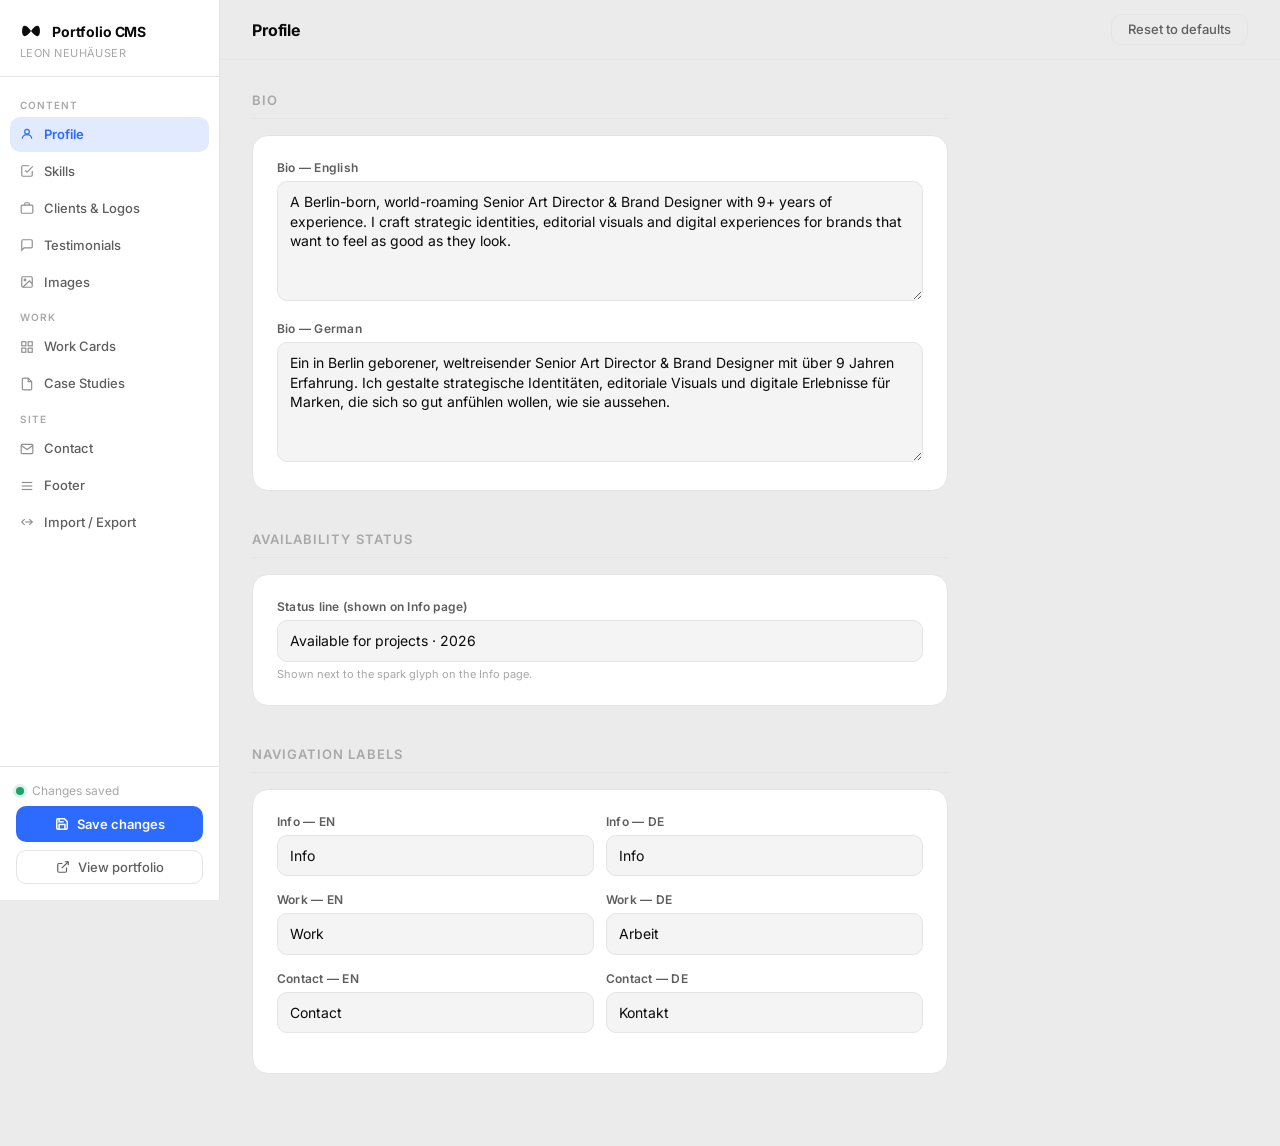
<file: admin.html>
<!DOCTYPE html>
<html lang="en">
<head>
<meta charset="UTF-8" />
<meta name="viewport" content="width=device-width, initial-scale=1.0" />
<title>CMS — Leon Neuhäuser Portfolio</title>
<link rel="preconnect" href="https://fonts.googleapis.com">
<link href="https://fonts.googleapis.com/css2?family=Inter:wght@400;500;600;700&display=swap" rel="stylesheet">
<style>
  *, *::before, *::after { box-sizing: border-box; }
  html, body { margin: 0; padding: 0; height: 100%; }

  :root {
    --bg:        #EBEBEB;
    --surface:   #FFFFFF;
    --surface-2: #F4F4F4;
    --ink:       #0A0A0A;
    --ink-2:     #5E5E5E;
    --ink-3:     #A8A8A8;
    --line:      #E4E4E4;
    --accent:    #2D6BFF;
    --accent-soft: #E2EAFF;
    --r:         16px;
    --font: 'Inter', system-ui, -apple-system, sans-serif;
    --success: #19A36B;
    --danger: #E53935;
  }

  body {
    background: var(--bg);
    font-family: var(--font);
    color: var(--ink);
    -webkit-font-smoothing: antialiased;
    display: flex;
    min-height: 100vh;
  }

  /* ── Sidebar ── */
  .sidebar {
    width: 220px;
    min-height: 100vh;
    background: var(--surface);
    border-right: 1px solid var(--line);
    display: flex;
    flex-direction: column;
    position: fixed;
    top: 0; left: 0; bottom: 0;
    z-index: 10;
  }
  .sidebar-head {
    padding: 20px 20px 16px;
    border-bottom: 1px solid var(--line);
  }
  .sidebar-logo {
    display: flex; align-items: center; gap: 10px;
    font-weight: 700; font-size: 14px; letter-spacing: -0.01em;
  }
  .sidebar-logo svg { flex-shrink: 0; }
  .sidebar-sub { font-size: 11px; color: var(--ink-3); margin-top: 4px; letter-spacing: 0.04em; text-transform: uppercase; }
  .sidebar-nav { flex: 1; padding: 12px 10px; display: flex; flex-direction: column; gap: 2px; overflow-y: auto; }
  .nav-group-label {
    font-size: 10px; font-weight: 600; letter-spacing: 0.1em; text-transform: uppercase;
    color: var(--ink-3); padding: 10px 10px 4px;
  }
  .nav-btn {
    display: flex; align-items: center; gap: 10px;
    width: 100%; padding: 9px 10px; border: none; border-radius: 10px;
    background: transparent; color: var(--ink-2); font: 500 13px/1.3 var(--font);
    cursor: pointer; text-align: left; transition: background 120ms, color 120ms;
  }
  .nav-btn:hover { background: var(--surface-2); color: var(--ink); }
  .nav-btn.active { background: var(--accent-soft); color: var(--accent); font-weight: 600; }
  .nav-btn svg { flex-shrink: 0; opacity: 0.7; }
  .nav-btn.active svg { opacity: 1; }
  .sidebar-footer {
    padding: 16px;
    border-top: 1px solid var(--line);
    display: flex; flex-direction: column; gap: 8px;
  }
  .btn-primary {
    display: flex; align-items: center; justify-content: center; gap: 8px;
    width: 100%; padding: 11px 16px; border: none; border-radius: 10px;
    background: var(--accent); color: #fff; font: 600 13px/1 var(--font);
    cursor: pointer; transition: background 120ms;
  }
  .btn-primary:hover { background: #1A52E0; }
  .btn-secondary {
    display: flex; align-items: center; justify-content: center; gap: 8px;
    width: 100%; padding: 9px 16px; border: 1px solid var(--line); border-radius: 10px;
    background: transparent; color: var(--ink-2); font: 500 13px/1 var(--font);
    cursor: pointer; transition: background 120ms;
    text-decoration: none;
  }
  .btn-secondary:hover { background: var(--surface-2); color: var(--ink); }

  /* ── Main content area ── */
  .main {
    margin-left: 220px;
    flex: 1;
    min-height: 100vh;
    display: flex;
    flex-direction: column;
  }
  .topbar {
    position: sticky; top: 0; z-index: 5;
    background: rgba(235,235,235,0.88);
    backdrop-filter: blur(12px);
    -webkit-backdrop-filter: blur(12px);
    border-bottom: 1px solid var(--line);
    padding: 14px 32px;
    display: flex; align-items: center; justify-content: space-between; gap: 16px;
  }
  .topbar-title { font-size: 16px; font-weight: 700; letter-spacing: -0.01em; }
  .topbar-actions { display: flex; align-items: center; gap: 10px; }
  .toast {
    position: fixed; bottom: 24px; left: 50%; transform: translateX(-50%);
    background: var(--ink); color: #fff; font: 500 13px/1 var(--font);
    padding: 12px 20px; border-radius: 10px;
    box-shadow: 0 4px 20px rgba(0,0,0,0.2);
    z-index: 1000; pointer-events: none;
    opacity: 0; transition: opacity 200ms;
  }
  .toast.visible { opacity: 1; }

  .content { padding: 32px; max-width: 760px; }

  /* ── Form elements ── */
  .section { margin-bottom: 40px; }
  .section-title {
    font-size: 13px; font-weight: 600; letter-spacing: 0.08em; text-transform: uppercase;
    color: var(--ink-3); margin-bottom: 16px; padding-bottom: 10px;
    border-bottom: 1px solid var(--line);
  }
  .card {
    background: var(--surface); border-radius: var(--r);
    border: 1px solid var(--line); padding: 24px;
    margin-bottom: 12px;
  }
  .card-title {
    font-size: 14px; font-weight: 600; margin-bottom: 16px; color: var(--ink);
  }
  .field { margin-bottom: 16px; }
  .field:last-child { margin-bottom: 0; }
  .field-label {
    display: block; font-size: 12px; font-weight: 600;
    color: var(--ink-2); margin-bottom: 6px; letter-spacing: 0.02em;
  }
  .field-row { display: grid; grid-template-columns: 1fr 1fr; gap: 12px; }
  input[type="text"], input[type="url"], input[type="email"], textarea, select {
    width: 100%; padding: 10px 12px;
    border: 1px solid var(--line); border-radius: 10px;
    background: var(--surface-2); color: var(--ink);
    font: 400 14px/1.4 var(--font);
    outline: none; transition: border-color 120ms;
    resize: vertical;
    appearance: none;
  }
  input[type="text"]:focus, input[type="url"]:focus, input[type="email"]:focus,
  textarea:focus, select:focus {
    border-color: var(--accent); background: #fff;
  }
  textarea { min-height: 80px; }
  textarea.tall { min-height: 120px; }
  .hint { font-size: 11px; color: var(--ink-3); margin-top: 5px; }

  /* ── Tag / chip inputs ── */
  .tags-input {
    display: flex; flex-wrap: wrap; gap: 6px;
    padding: 8px; border: 1px solid var(--line); border-radius: 10px;
    background: var(--surface-2); min-height: 44px; cursor: text;
    transition: border-color 120ms;
  }
  .tags-input:focus-within { border-color: var(--accent); background: #fff; }
  .tag-chip {
    display: inline-flex; align-items: center; gap: 6px;
    padding: 4px 10px; border-radius: 999px;
    background: var(--accent-soft); color: var(--accent);
    font: 500 12px/1 var(--font); white-space: nowrap;
  }
  .tag-chip button {
    border: none; background: none; color: inherit; cursor: pointer;
    padding: 0; font-size: 14px; line-height: 1; opacity: 0.7;
  }
  .tag-chip button:hover { opacity: 1; }
  .tags-input input {
    border: none; background: transparent; outline: none; padding: 4px 4px;
    font: 400 13px/1 var(--font); color: var(--ink); min-width: 80px; flex: 1;
  }

  /* ── Logo list ── */
  .logo-row {
    display: grid; grid-template-columns: 1fr 2fr auto; gap: 8px;
    align-items: center; margin-bottom: 8px;
  }
  .logo-row:last-child { margin-bottom: 0; }
  .btn-icon {
    display: flex; align-items: center; justify-content: center;
    width: 34px; height: 34px; border: 1px solid var(--line); border-radius: 8px;
    background: transparent; color: var(--ink-3); cursor: pointer; flex-shrink: 0;
    transition: background 120ms, color 120ms;
  }
  .btn-icon:hover { background: var(--surface-2); color: var(--danger); }
  .btn-add {
    display: flex; align-items: center; gap: 8px;
    padding: 8px 12px; border: 1px dashed var(--line); border-radius: 10px;
    background: transparent; color: var(--ink-3); font: 500 13px/1 var(--font);
    cursor: pointer; width: 100%; transition: border-color 120ms, color 120ms;
    margin-top: 8px;
  }
  .btn-add:hover { border-color: var(--accent); color: var(--accent); }

  /* ── Testimonials / List items ── */
  .list-item {
    background: var(--surface-2); border-radius: 12px; padding: 16px;
    margin-bottom: 10px; position: relative;
  }
  .list-item-head {
    display: flex; align-items: center; justify-content: space-between;
    margin-bottom: 12px;
  }
  .list-item-label { font-size: 13px; font-weight: 600; color: var(--ink); }
  .list-item-actions { display: flex; gap: 6px; }

  /* ── Case study nested editor ── */
  .approach-group { background: var(--bg); border-radius: 10px; padding: 14px; margin-bottom: 8px; }
  .approach-group-head { display: flex; align-items: center; gap: 8px; margin-bottom: 10px; }
  .bullet-row { display: flex; align-items: center; gap: 8px; margin-bottom: 6px; }
  .bullet-row input { flex: 1; }

  /* ── Tabs within case editor ── */
  .case-tabs { display: flex; gap: 4px; margin-bottom: 20px; flex-wrap: wrap; }
  .case-tab {
    padding: 7px 14px; border: 1px solid var(--line); border-radius: 999px;
    background: transparent; color: var(--ink-2); font: 500 12px/1 var(--font);
    cursor: pointer; transition: all 120ms; white-space: nowrap;
  }
  .case-tab.active { background: var(--ink); color: #fff; border-color: var(--ink); }

  /* ── Image upload cards ── */
  .img-grid {
    display: grid; grid-template-columns: repeat(auto-fill, minmax(200px, 1fr));
    gap: 14px;
  }
  .img-card {
    background: var(--surface); border: 1px solid var(--line);
    border-radius: var(--r); overflow: hidden;
    display: flex; flex-direction: column;
  }
  .img-preview {
    width: 100%; aspect-ratio: 1 / 1; object-fit: cover;
    background: var(--surface-2); display: block;
  }
  .img-preview.portrait { aspect-ratio: 2 / 3; object-fit: cover; }
  .img-preview.wide     { aspect-ratio: 16 / 9; }
  .img-preview.tall     { aspect-ratio: 4 / 5; }
  .img-placeholder {
    width: 100%; aspect-ratio: 1 / 1; background: var(--surface-2);
    display: flex; flex-direction: column; align-items: center; justify-content: center;
    gap: 8px; color: var(--ink-3); font-size: 12px;
    cursor: pointer; transition: background 120ms;
  }
  .img-placeholder.portrait { aspect-ratio: 2 / 3; }
  .img-placeholder.wide     { aspect-ratio: 16 / 9; }
  .img-placeholder.tall     { aspect-ratio: 4 / 5; }
  .img-placeholder:hover    { background: var(--accent-soft); color: var(--accent); }
  .img-card-footer {
    padding: 10px 12px; display: flex; align-items: center;
    justify-content: space-between; gap: 8px; border-top: 1px solid var(--line);
  }
  .img-card-label { font-size: 12px; font-weight: 600; color: var(--ink); }
  .img-card-sub   { font-size: 11px; color: var(--ink-3); margin-top: 2px; }
  .img-drop-overlay {
    position: absolute; inset: 0; background: rgba(45,107,255,0.12);
    border: 2px dashed var(--accent); border-radius: var(--r);
    display: none; align-items: center; justify-content: center;
    font-size: 13px; font-weight: 600; color: var(--accent);
  }
  .img-drop-overlay.active { display: flex; }

  /* ── Import/Export area ── */
  .import-area {
    border: 2px dashed var(--line); border-radius: var(--r); padding: 32px 24px;
    text-align: center; cursor: pointer; transition: border-color 120ms, background 120ms;
  }
  .import-area:hover, .import-area.drag-over {
    border-color: var(--accent); background: var(--accent-soft);
  }
  .import-area p { margin: 8px 0 0; font-size: 13px; color: var(--ink-2); }

  /* ── Status indicator ── */
  .status-dot {
    width: 8px; height: 8px; border-radius: 50%;
    background: var(--success); flex-shrink: 0;
    box-shadow: 0 0 0 3px rgba(25,163,107,0.15);
  }
  .status-row { display: flex; align-items: center; gap: 8px; font-size: 12px; color: var(--ink-3); }

  /* ── Responsive hide ── */
  @media (max-width: 680px) {
    .sidebar { display: none; }
    .main { margin-left: 0; }
    .content { padding: 20px; }
  }
</style>
</head>
<body>

<!-- ═══════════════════════════════════════════════════════
     SIDEBAR
═══════════════════════════════════════════════════════ -->
<aside class="sidebar">
  <div class="sidebar-head">
    <div class="sidebar-logo">
      <svg width="22" height="22" viewBox="0 0 32 32" fill="none">
        <path d="M16 16 C 9 6, 3 6, 3 16 C 3 26, 9 26, 16 16 Z" fill="currentColor"/>
        <path d="M16 16 C 23 6, 29 6, 29 16 C 29 26, 23 26, 16 16 Z" fill="currentColor"/>
      </svg>
      Portfolio CMS
    </div>
    <div class="sidebar-sub">Leon Neuhäuser</div>
  </div>

  <nav class="sidebar-nav">
    <div class="nav-group-label">Content</div>
    <button class="nav-btn active" data-section="profile" onclick="showSection('profile')">
      <svg width="14" height="14" viewBox="0 0 24 24" fill="none" stroke="currentColor" stroke-width="2"><circle cx="12" cy="8" r="4"/><path d="M4 20c0-4 3.6-7 8-7s8 3 8 7"/></svg>
      Profile
    </button>
    <button class="nav-btn" data-section="skills" onclick="showSection('skills')">
      <svg width="14" height="14" viewBox="0 0 24 24" fill="none" stroke="currentColor" stroke-width="2"><path d="M9 11l3 3L22 4"/><path d="M21 12v7a2 2 0 01-2 2H5a2 2 0 01-2-2V5a2 2 0 012-2h11"/></svg>
      Skills
    </button>
    <button class="nav-btn" data-section="clients" onclick="showSection('clients')">
      <svg width="14" height="14" viewBox="0 0 24 24" fill="none" stroke="currentColor" stroke-width="2"><rect x="2" y="7" width="20" height="14" rx="2"/><path d="M16 7V5a2 2 0 00-2-2h-4a2 2 0 00-2 2v2"/></svg>
      Clients & Logos
    </button>
    <button class="nav-btn" data-section="testimonials" onclick="showSection('testimonials')">
      <svg width="14" height="14" viewBox="0 0 24 24" fill="none" stroke="currentColor" stroke-width="2"><path d="M21 15a2 2 0 01-2 2H7l-4 4V5a2 2 0 012-2h14a2 2 0 012 2z"/></svg>
      Testimonials
    </button>

    <button class="nav-btn" data-section="images" onclick="showSection('images')">
      <svg width="14" height="14" viewBox="0 0 24 24" fill="none" stroke="currentColor" stroke-width="2"><rect x="3" y="3" width="18" height="18" rx="2"/><circle cx="8.5" cy="8.5" r="1.5"/><path d="m21 15-5-5L5 21"/></svg>
      Images
    </button>

    <div class="nav-group-label">Work</div>
    <button class="nav-btn" data-section="work-cards" onclick="showSection('work-cards')">
      <svg width="14" height="14" viewBox="0 0 24 24" fill="none" stroke="currentColor" stroke-width="2"><rect x="3" y="3" width="7" height="7"/><rect x="14" y="3" width="7" height="7"/><rect x="3" y="14" width="7" height="7"/><rect x="14" y="14" width="7" height="7"/></svg>
      Work Cards
    </button>
    <button class="nav-btn" data-section="cases" onclick="showSection('cases')">
      <svg width="14" height="14" viewBox="0 0 24 24" fill="none" stroke="currentColor" stroke-width="2"><path d="M14 2H6a2 2 0 00-2 2v16a2 2 0 002 2h12a2 2 0 002-2V8z"/><polyline points="14 2 14 8 20 8"/></svg>
      Case Studies
    </button>

    <div class="nav-group-label">Site</div>
    <button class="nav-btn" data-section="contact" onclick="showSection('contact')">
      <svg width="14" height="14" viewBox="0 0 24 24" fill="none" stroke="currentColor" stroke-width="2"><path d="M4 4h16c1.1 0 2 .9 2 2v12c0 1.1-.9 2-2 2H4c-1.1 0-2-.9-2-2V6c0-1.1.9-2 2-2z"/><polyline points="22,6 12,13 2,6"/></svg>
      Contact
    </button>
    <button class="nav-btn" data-section="footer" onclick="showSection('footer')">
      <svg width="14" height="14" viewBox="0 0 24 24" fill="none" stroke="currentColor" stroke-width="2"><line x1="3" y1="12" x2="21" y2="12"/><line x1="3" y1="6" x2="21" y2="6"/><line x1="3" y1="18" x2="21" y2="18"/></svg>
      Footer
    </button>
    <button class="nav-btn" data-section="import-export" onclick="showSection('import-export')">
      <svg width="14" height="14" viewBox="0 0 24 24" fill="none" stroke="currentColor" stroke-width="2"><polyline points="16 17 21 12 16 7"/><line x1="21" y1="12" x2="9" y2="12"/><polyline points="8 7 3 12 8 17"/></svg>
      Import / Export
    </button>
  </nav>

  <div class="sidebar-footer">
    <div class="status-row">
      <span class="status-dot" id="status-dot"></span>
      <span id="status-text">Changes saved</span>
    </div>
    <button class="btn-primary" onclick="saveAll()">
      <svg width="14" height="14" viewBox="0 0 24 24" fill="none" stroke="currentColor" stroke-width="2.5"><path d="M19 21H5a2 2 0 01-2-2V5a2 2 0 012-2h11l5 5v11a2 2 0 01-2 2z"/><polyline points="17 21 17 13 7 13 7 21"/><polyline points="7 3 7 8 15 8"/></svg>
      Save changes
    </button>
    <a class="btn-secondary" href="index.html" target="_blank">
      <svg width="14" height="14" viewBox="0 0 24 24" fill="none" stroke="currentColor" stroke-width="2"><path d="M18 13v6a2 2 0 01-2 2H5a2 2 0 01-2-2V8a2 2 0 012-2h6"/><polyline points="15 3 21 3 21 9"/><line x1="10" y1="14" x2="21" y2="3"/></svg>
      View portfolio
    </a>
  </div>
</aside>

<!-- ═══════════════════════════════════════════════════════
     MAIN
═══════════════════════════════════════════════════════ -->
<div class="main">
  <div class="topbar">
    <div class="topbar-title" id="topbar-title">Profile</div>
    <div class="topbar-actions">
      <button class="btn-secondary" style="width:auto;padding:8px 16px" onclick="resetToDefaults()" title="Reset all content to defaults">Reset to defaults</button>
    </div>
  </div>

  <div class="content" id="content-area">
    <!-- sections rendered by JS -->
  </div>
</div>

<div class="toast" id="toast"></div>

<script>
/* ════════════════════════════════════════════════════════
   STATE
════════════════════════════════════════════════════════ */
const STORAGE_KEY  = 'leon_portfolio_content';
const CASES_KEY    = 'leon_portfolio_cases';
const SECTION_TITLES = {
  profile: 'Profile', skills: 'Skills', clients: 'Clients & Logos',
  testimonials: 'Testimonials', images: 'Images',
  'work-cards': 'Work Cards', cases: 'Case Studies',
  contact: 'Contact', footer: 'Footer',
  'import-export': 'Import / Export',
};

let data = loadData();
let currentSection = 'profile';

function loadData() {
  try {
    const raw = localStorage.getItem(STORAGE_KEY);
    if (raw) return JSON.parse(raw);
  } catch(e) {}
  return getDefaults();
}

function getDefaults() {
  return {
    brand: { handle: "@leon", domain: "amezen-artworks.com" },
    nav: {
      EN: { info: "Info", work: "Work", contact: "Contact" },
      DE: { info: "Info", work: "Arbeit", contact: "Kontakt" }
    },
    info: {
      bio: {
        EN: "A Berlin-born, world-roaming Senior Art Director & Brand Designer with 9+ years of experience. I craft strategic identities, editorial visuals and digital experiences for brands that want to feel as good as they look.",
        DE: "Ein in Berlin geborener, weltreisender Senior Art Director & Brand Designer mit über 9 Jahren Erfahrung. Ich gestalte strategische Identitäten, editoriale Visuals und digitale Erlebnisse für Marken, die sich so gut anfühlen wollen, wie sie aussehen."
      },
      skills: ["Brand Identity","Web Design","Art Direction","Brand Strategy","Coaching","Webflow","Adobe CC"],
      clients: ["Ottokar","Maitiri Kakao","Joe Trenk","Caretable","neuweiss","Oakstone Hills"],
      clientLogos: [
        {name:"Maitiri Kakao",src:"https://cdn.prod.website-files.com/6907c8b3016fe09d35b2c028/69204b4a338d8b59f4724296_Maitiri.svg"},
        {name:"Ottokar",src:"https://cdn.prod.website-files.com/6907c8b3016fe09d35b2c028/690fcc5580636dddc01f62c2_Ottokar_Logo.svg"},
        {name:"Coco",src:"https://cdn.prod.website-files.com/6907c8b3016fe09d35b2c028/690fcc55464ab03718fc55b5_Coco_Logo.svg"},
        {name:"Joe Trenk",src:"https://cdn.prod.website-files.com/6907c8b3016fe09d35b2c028/691258c468928df48c5617c8_Joe-Trenk-fullname_vector.svg"},
        {name:"Caretable",src:"https://cdn.prod.website-files.com/6907c8b3016fe09d35b2c028/690fcd715e4ecda9ee76fb6e_Caretable_Logo.svg"},
        {name:"neuweiss",src:"https://cdn.prod.website-files.com/6907c8b3016fe09d35b2c028/691f810fc31be0cf8f322949_neuweiss.svg"}
      ],
      featured: ["oakstone","maitiri"],
      testimonials: [
        {name:"Clara Mendes",role:"Founder, Oakstone Hills",quote:{EN:"Leon understood our brand before we could explain it. The site feels exactly like the place does in person.",DE:"Leon hat unsere Marke verstanden, bevor wir sie erklären konnten. Die Seite fühlt sich genau so an wie der Ort selbst."}},
        {name:"Anika Roth",role:"Maitiri Kakao",quote:{EN:"Calm, clear and genuinely fun to work with. Our feed finally looks the way the cacao tastes.",DE:"Ruhig, klar und wirklich schön in der Zusammenarbeit. Unser Feed sieht endlich so aus, wie der Kakao schmeckt."}},
        {name:"Joe Trenk",role:"Leben Lehrt",quote:{EN:"He built my website twice without ever making me feel like a problem. Rare, and very Leon.",DE:"Er hat meine Website zweimal gebaut, ohne mir je das Gefühl zu geben, ein Problem zu sein. Selten, und sehr Leon."}}
      ]
    },
    work: {
      cases: [
        {id:"oakstone",title:"Oakstone Hills",year:"2025",tags:["Brand Identity","Web Design"],desc:{EN:"Complete brand system and Webflow site for a premium real estate developer.",DE:"Komplettes Markensystem und Webflow-Website für einen Premium-Immobilienentwickler."},tone:"moody"},
        {id:"maitiri",title:"Maitiri Kakao",year:"2024",tags:["Social Media","Graphic Design"],desc:{EN:"Two months of social media management, content creation and brand graphics for a ceremonial cacao brand.",DE:"Zwei Monate Social-Media-Management, Content-Produktion und Markengrafik für eine zeremonielle Kakao-Marke."},tone:"earthy"},
        {id:"joetrenk",title:"Joe Trenk / Leben Lehrt",year:"2023",tags:["Web Design","Brand"],desc:{EN:"Website design and development for a German life coach — built twice, loved both times.",DE:"Webdesign und Entwicklung für einen deutschen Life-Coach — zweimal gebaut, beide Male geliebt."},tone:"portrait"},
        {id:"neuweiss",title:"neuweiss",year:"2024",tags:["Brand Identity"],desc:{EN:"Visual identity system for a modern interior and real estate brand.",DE:"Visuelles Identitätssystem für eine moderne Interior- und Immobilienmarke."},tone:"architectural"}
      ],
      note:{EN:"Most of my work is under NDA. If you'd like to see more — let's talk.",DE:"Der Großteil meiner Arbeit unterliegt einer NDA. Wenn du mehr sehen möchtest — lass uns reden."},
      cta:{EN:"Book a Call",DE:"Termin buchen"}
    },
    contact: {
      headline:{EN:"Let's create something real.",DE:"Lass uns etwas Echtes erschaffen."},
      sub:{EN:"Whether it's a brand, a website or a conversation — I'm just a message away.",DE:"Ob Marke, Website oder Gespräch — ich bin nur eine Nachricht entfernt."},
      email:"amezen.artworks@gmail.com",
      booking:{label:{EN:"Book a free call",DE:"Kostenloses Gespräch buchen"},href:"https://cal.com/amezen.artworks",display:"cal.com/amezen.artworks"},
      location:{EN:"Currently based in Bali, Indonesia — working globally",DE:"Derzeit auf Bali, Indonesien — weltweit tätig"},
      socials:[{label:"Instagram",handle:"@leonslifelearnings",href:"https://instagram.com/leonslifelearnings"},{label:"LinkedIn",handle:"Leon",href:"#"}]
    },
    ui: {
      selectedWork:{EN:"Selected work",DE:"Ausgewählte Arbeiten"},
      seeAll:{EN:"See all work",DE:"Alle Arbeiten"},
      kindWords:{EN:"Kind words",DE:"Schöne Worte"},
      viewCase:{EN:"View case study",DE:"Case Study ansehen"}
    },
    footer: {
      tagline:{EN:"Let's keep in touch",DE:"Bleiben wir in Kontakt"},
      instagram:{label:"Instagram",handle:"@leonslifelearnings",href:"https://instagram.com/leonslifelearnings"},
      email:{label:"Email",value:"amezen.artworks@gmail.com"},
      rights:{EN:"All rights reserved",DE:"Alle Rechte vorbehalten"},
      brand:"Âmezen Artworks"
    },
    cases: getDefaultCases()
  };
}

function getDefaultCases() {
  return {
    oakstone:{id:"oakstone",title:"Oakstone Hills",tagline:"Movement for body & mind — a retreat website experience.",year:"2025",client:"Oakstone Hills",tone:"moody",tags:["Brand Identity","Web Design"],services:["Visual Art Direction","Concept & Strategy","Web Design","Webflow Development","Project Management"],background:"Oakstone Hills is an exclusive retreat destination in the hills of Portugal — a space for yoga, functional training and conscious regeneration, embedded in a nature immersion. The goal was to translate the essence of the place into a digital experience: warm, grounded and nature-driven, and at the same time premium, minimal and modern.",challenge:{intro:"The key challenge was capturing the emotional core of Oakstone Hills and turning it into a high-converting digital environment:",items:["Translating the founder's vision into an authentic brand tone","Creating a powerful storytelling and visual flow","Choosing and implementing the ideal booking platform","Aligning multiple creative disciplines — copy, photography, brand design","Designing a smooth, intuitive booking process"]},approach:[{group:"Brand & positioning strategy",items:["Market & trend research","Competitor audit & benchmarking","Customer personas & journey mapping"]},{group:"Content & structure strategy",items:["Sitemap & conversion-focused wireframes","Messaging guidance & brand tone refinement","Clear and intuitive content flow","Call-to-action placement & booking orientation"]},{group:"Visual art direction",items:["Warm, nature-inspired palette","Photography direction: bright, authentic, human-centered","Organic shapes, calm spacing, refined typography","Visual storytelling grounded in nature and movement"]},{group:"Web design & development",items:["Custom Webflow build","Smooth animations & micro-interactions","Fully responsive mobile experience","Accessible navigation & clear conversion paths"]},{group:"Booking system implementation",items:["Evaluation & testing of multiple platforms","Final integration of Bookinglayer","UX planning for the booking flow","Technical configuration & launch support"]}],result:{intro:"A calm yet compelling digital brand experience that evokes trust, inspires action, and brings guests into the world of Oakstone Hills.",outcomes:["A strong, cohesive brand identity","High-quality visual presence aligned with the retreat experience","Intuitive navigation and booking journey","Increased visitor engagement & booking confidence","Positive client & guest feedback post-launch"],closing:"The website connects nature, movement and stillness with a modern, premium digital touch — making retreat booking seamless, inviting and emotionally resonant."}},
    maitiri:{id:"maitiri",title:"Maitiri Kakao",tagline:"Ceremonial cacao, shared with the world — a two-month social story.",year:"2024",client:"Maitiri Kakao",tone:"earthy",tags:["Social Media","Graphic Design"],services:["Social Media Strategy","Content Creation","Brand Graphics","Art Direction","Community Management"],background:"Maitiri Kakao is a ceremonial cacao brand rooted in ritual, warmth and intention. They make a product people drink slowly — but their social presence felt rushed and inconsistent. They wanted a feed that carried the same calm, grounded warmth as the cacao itself, and a system they could keep running after I stepped away.",challenge:{intro:"The brief was less about a single launch and more about building a living, breathing voice on social — in just two months:",items:["Finding a visual rhythm that felt ceremonial, not commercial","Producing enough content to stay consistent without burning out","Translating a slow, sensory product into scroll-stopping graphics","Handing over a system the team could maintain themselves"]},approach:[{group:"Strategy & rhythm",items:["Content pillars rooted in ritual, sourcing and community","Posting cadence & weekly themes","Tone of voice tuned to warmth over hype"]},{group:"Content creation",items:["Recurring graphic templates for quotes and rituals","Product and lifestyle art direction","Short-form motion and carousels","Caption writing in the brand voice"]},{group:"Brand graphics",items:["Earthy palette and textured backgrounds","Custom type treatments and marks","A reusable asset kit for the team"]},{group:"Handover",items:["Editable templates and usage notes","A simple monthly content plan","Light coaching on keeping the look consistent"]}],result:{intro:"A social presence that finally looked the way the cacao tastes — warm, slow and intentional — and a system the team could run on their own.",outcomes:["A consistent, recognisable visual language","Higher engagement and saves across posts","A reusable template kit handed to the team","A calmer, more confident posting routine"],closing:"Two months of focused, hands-on work left Maitiri with more than nice graphics — it left them with a way of showing up that feels true to the ritual at the heart of the brand."}},
    joetrenk:{id:"joetrenk",title:"Joe Trenk / Leben Lehrt",tagline:"A life coach's voice, online — built twice, loved both times.",year:"2023",client:"Joe Trenk · Leben Lehrt",tone:"portrait",tags:["Web Design","Brand"],services:["Web Design","Webflow Development","Brand Refinement","Copy Direction"],background:"Joe Trenk is a German life coach whose work is deeply personal — it lives in conversation, presence and trust. His website needed to carry that warmth before a single word was read, and to make booking a session feel like an easy, human next step rather than a transaction.",challenge:{intro:"Coaching is intimate, and a website can easily feel cold. The challenge was to keep it personal at every turn:",items:["Putting Joe's personality and presence front and centre","Making the offer clear without sounding like a sales page","Guiding visitors gently toward booking a first conversation","Building something flexible enough to grow with his practice"]},approach:[{group:"Brand refinement",items:["Sharpening the positioning and voice","A warmer, more human visual direction","Photography direction centred on Joe"]},{group:"Structure & copy",items:["A story-led page flow","Copy direction that sounds like Joe, not a brochure","Clear, low-pressure calls to action"]},{group:"Design & build",items:["Custom Webflow build","Responsive, calm layouts","Subtle motion that supports the story"]},{group:"The second build",items:["A full rework as the practice evolved","Refined structure and updated visuals","Carried over everything that worked the first time"]}],result:{intro:"A website that feels like Joe — warm, grounded and direct — and turns quiet interest into booked conversations.",outcomes:["A personal, trustworthy first impression","A clear path from visitor to booked session","A site we built twice, better each time","A platform that grows with the practice"],closing:"Built twice, loved both times — the second version kept the soul of the first and gave Joe a home online that genuinely sounds like him."}},
    neuweiss:{id:"neuweiss",title:"neuweiss",tagline:"A modern identity for interiors & real estate.",year:"2024",client:"neuweiss",tone:"architectural",tags:["Brand Identity"],services:["Brand Identity","Logo & Wordmark","Visual System","Brand Guidelines"],background:"neuweiss is a modern interior and real estate brand built on clean lines, light and considered space. They needed an identity as composed as the rooms they create — quiet, confident and unmistakably modern, with enough flexibility to work across signage, print and screen.",challenge:{intro:"Real estate branding tends to look the same. The challenge was to feel distinctly modern without chasing trends:",items:["Designing a wordmark that feels architectural, not decorative","Building a system restrained enough to stay timeless","Working across print, signage and digital from day one","Giving the team clear rules to keep it consistent"]},approach:[{group:"Discovery",items:["Positioning and audience workshops","Mood and reference direction","Competitive landscape review"]},{group:"Identity design",items:["Wordmark and monogram exploration","A precise, modern type system","A restrained, light-led palette"]},{group:"Visual system",items:["Layout grids and spacing rules","Photography and art-direction guidance","Application across key touchpoints"]},{group:"Guidelines",items:["A clear, usable brand book","Logo, colour and type rules","Do's and don'ts for the team"]}],result:{intro:"A calm, architectural identity that gives neuweiss a confident, modern presence across every surface it lives on.",outcomes:["A distinctive, timeless wordmark","A flexible system spanning print and digital","Clear guidelines for consistent use","An identity as composed as the spaces it represents"],closing:"The result is quiet on purpose — a brand that lets the architecture speak, while staying instantly recognisable as neuweiss."}}
  };
}

/* ════════════════════════════════════════════════════════
   NAVIGATION
════════════════════════════════════════════════════════ */
function showSection(id) {
  // collect current section before switching
  collectSection(currentSection);
  currentSection = id;

  document.querySelectorAll('.nav-btn').forEach(b => b.classList.toggle('active', b.dataset.section === id));
  document.getElementById('topbar-title').textContent = SECTION_TITLES[id] || id;
  renderSection(id);
}

/* ════════════════════════════════════════════════════════
   RENDER SECTIONS
════════════════════════════════════════════════════════ */
function renderSection(id) {
  const el = document.getElementById('content-area');
  switch(id) {
    case 'images':        el.innerHTML = renderImages(); bindImageSection(); break;
    case 'profile':       el.innerHTML = renderProfile(); break;
    case 'skills':        el.innerHTML = renderSkills(); break;
    case 'clients':       el.innerHTML = renderClients(); break;
    case 'testimonials':  el.innerHTML = renderTestimonials(); break;
    case 'work-cards':    el.innerHTML = renderWorkCards(); break;
    case 'cases':         el.innerHTML = renderCases(); activateCaseTab(Object.keys(data.cases||{})[0]); break;
    case 'contact':       el.innerHTML = renderContact(); break;
    case 'footer':        el.innerHTML = renderFooter(); break;
    case 'import-export': el.innerHTML = renderImportExport(); bindImportExport(); break;
  }
  bindTagInputs();
}

/* ── Profile ── */
function renderProfile() {
  const b = data.info.bio;
  return `
  <div class="section">
    <div class="section-title">Bio</div>
    <div class="card">
      <div class="field">
        <label class="field-label">Bio — English</label>
        <textarea class="tall" id="bio-en">${esc(b.EN)}</textarea>
      </div>
      <div class="field">
        <label class="field-label">Bio — German</label>
        <textarea class="tall" id="bio-de">${esc(b.DE)}</textarea>
      </div>
    </div>
  </div>

  <div class="section">
    <div class="section-title">Availability status</div>
    <div class="card">
      <div class="field">
        <label class="field-label">Status line (shown on Info page)</label>
        <input type="text" id="status-line" value="${esc(data.statusLine || 'Available for projects · 2026')}" />
        <div class="hint">Shown next to the spark glyph on the Info page.</div>
      </div>
    </div>
  </div>

  <div class="section">
    <div class="section-title">Navigation labels</div>
    <div class="card">
      <div class="field-row">
        <div class="field">
          <label class="field-label">Info — EN</label>
          <input type="text" id="nav-info-en" value="${esc(data.nav.EN.info)}" />
        </div>
        <div class="field">
          <label class="field-label">Info — DE</label>
          <input type="text" id="nav-info-de" value="${esc(data.nav.DE.info)}" />
        </div>
      </div>
      <div class="field-row">
        <div class="field">
          <label class="field-label">Work — EN</label>
          <input type="text" id="nav-work-en" value="${esc(data.nav.EN.work)}" />
        </div>
        <div class="field">
          <label class="field-label">Work — DE</label>
          <input type="text" id="nav-work-de" value="${esc(data.nav.DE.work)}" />
        </div>
      </div>
      <div class="field-row">
        <div class="field">
          <label class="field-label">Contact — EN</label>
          <input type="text" id="nav-contact-en" value="${esc(data.nav.EN.contact)}" />
        </div>
        <div class="field">
          <label class="field-label">Contact — DE</label>
          <input type="text" id="nav-contact-de" value="${esc(data.nav.DE.contact)}" />
        </div>
      </div>
    </div>
  </div>`;
}

/* ── Skills ── */
function renderSkills() {
  const skills = data.info.skills;
  return `
  <div class="section">
    <div class="section-title">Skill tags</div>
    <div class="card">
      <p style="font-size:13px;color:var(--ink-2);margin:0 0 14px">Type a skill and press <strong>Enter</strong> or <strong>Tab</strong> to add it. Click × to remove.</p>
      <div class="field">
        <label class="field-label">Skills</label>
        <div class="tags-input" id="skills-tag-input" data-tags='${JSON.stringify(skills)}'>
          ${skills.map(s => tagChip(s)).join('')}
          <input type="text" placeholder="Add skill…" onkeydown="tagKeydown(event,'skills-tag-input')" />
        </div>
      </div>
    </div>
  </div>

  <div class="section">
    <div class="section-title">Featured projects on Info page</div>
    <div class="card">
      <div class="field">
        <label class="field-label">Select which cases to feature (shown on Info tab)</label>
        <div style="display:flex;flex-direction:column;gap:10px;margin-top:8px" id="featured-checkboxes">
          ${Object.values(data.cases||{}).map(c => {
            const checked = (data.info.featured||[]).includes(c.id) ? 'checked' : '';
            return `<label style="display:flex;align-items:center;gap:10px;cursor:pointer;font-size:14px">
              <input type="checkbox" id="feat-cb-${esc(c.id)}" value="${esc(c.id)}" ${checked} style="width:16px;height:16px;accent-color:var(--accent)" onchange="updateFeatured()" />
              ${esc(c.title)} <span style="font-size:11px;color:var(--ink-3)">(${esc(c.id)})</span>
            </label>`;
          }).join('')}
        </div>
        <div class="hint" style="margin-top:10px">Checked cases appear as featured cards on the Info page.</div>
      </div>
    </div>
  </div>`;
}

/* ── Clients ── */
function renderClients() {
  const logos = data.info.clientLogos || [];
  const rows = logos.map((l, i) => `
    <div class="logo-row" id="logo-row-${i}">
      <input type="text" placeholder="Name" value="${esc(l.name)}" onchange="updateLogo(${i},'name',this.value)" />
      <input type="url" placeholder="SVG URL" value="${esc(l.src)}" onchange="updateLogo(${i},'src',this.value)" />
      <button class="btn-icon" onclick="removeLogo(${i})" title="Remove">
        <svg width="14" height="14" viewBox="0 0 24 24" fill="none" stroke="currentColor" stroke-width="2"><line x1="18" y1="6" x2="6" y2="18"/><line x1="6" y1="6" x2="18" y2="18"/></svg>
      </button>
    </div>`).join('');

  return `
  <div class="section">
    <div class="section-title">Client logo strip</div>
    <div class="card">
      <p style="font-size:13px;color:var(--ink-2);margin:0 0 16px">These logos scroll in the marquee on the Info page. Use SVG URLs for best quality.</p>
      ${rows}
      <button class="btn-add" onclick="addLogo()">
        <svg width="14" height="14" viewBox="0 0 24 24" fill="none" stroke="currentColor" stroke-width="2"><line x1="12" y1="5" x2="12" y2="19"/><line x1="5" y1="12" x2="19" y2="12"/></svg>
        Add logo
      </button>
    </div>
  </div>`;
}

/* ── Testimonials ── */
function renderTestimonials() {
  const t = data.info.testimonials || [];
  const items = t.map((item, i) => `
    <div class="list-item" id="testimonial-${i}">
      <div class="list-item-head">
        <span class="list-item-label">${esc(item.name) || 'Testimonial ' + (i+1)}</span>
        <div class="list-item-actions">
          <button class="btn-icon" onclick="moveTestimonial(${i},-1)" title="Move up" ${i===0?'disabled':''}>↑</button>
          <button class="btn-icon" onclick="moveTestimonial(${i},1)" title="Move down" ${i===t.length-1?'disabled':''}>↓</button>
          <button class="btn-icon" onclick="removeTestimonial(${i})" title="Remove">
            <svg width="14" height="14" viewBox="0 0 24 24" fill="none" stroke="currentColor" stroke-width="2"><polyline points="3 6 5 6 21 6"/><path d="M19 6l-1 14a2 2 0 01-2 2H8a2 2 0 01-2-2L5 6"/><path d="M10 11v6M14 11v6"/><path d="M9 6V4h6v2"/></svg>
          </button>
        </div>
      </div>
      <div class="field-row">
        <div class="field">
          <label class="field-label">Name</label>
          <input type="text" value="${esc(item.name)}" onchange="updateTestimonial(${i},'name',this.value)" />
        </div>
        <div class="field">
          <label class="field-label">Role / Company</label>
          <input type="text" value="${esc(item.role)}" onchange="updateTestimonial(${i},'role',this.value)" />
        </div>
      </div>
      <div class="field">
        <label class="field-label">Quote — English</label>
        <textarea onchange="updateTestimonial(${i},'quoteEN',this.value)">${esc(item.quote.EN)}</textarea>
      </div>
      <div class="field">
        <label class="field-label">Quote — German</label>
        <textarea onchange="updateTestimonial(${i},'quoteDE',this.value)">${esc(item.quote.DE)}</textarea>
      </div>
    </div>`).join('');

  return `
  <div class="section">
    <div class="section-title">Kind words</div>
    ${items}
    <button class="btn-add" onclick="addTestimonial()">
      <svg width="14" height="14" viewBox="0 0 24 24" fill="none" stroke="currentColor" stroke-width="2"><line x1="12" y1="5" x2="12" y2="19"/><line x1="5" y1="12" x2="19" y2="12"/></svg>
      Add testimonial
    </button>
  </div>`;
}

/* ── Work cards ── */
function renderWorkCards() {
  const cases = data.work.cases || [];
  const toneOpts = ['moody','earthy','portrait','architectural'].map(t => `<option value="${t}">`).join('');
  const items = cases.map((c, i) => `
    <div class="list-item">
      <div class="list-item-head">
        <span class="list-item-label">${esc(c.title)}</span>
        <div class="list-item-actions">
          <button class="btn-icon" onclick="moveWorkCase(${i},-1)" ${i===0?'disabled':''}>↑</button>
          <button class="btn-icon" onclick="moveWorkCase(${i},1)" ${i===cases.length-1?'disabled':''}>↓</button>
          <button class="btn-icon" onclick="deleteWorkCard(${i})" title="Delete card" style="color:var(--danger)">
            <svg width="14" height="14" viewBox="0 0 24 24" fill="none" stroke="currentColor" stroke-width="2"><polyline points="3 6 5 6 21 6"/><path d="M19 6l-1 14a2 2 0 01-2 2H8a2 2 0 01-2-2L5 6"/><path d="M10 11v6M14 11v6"/><path d="M9 6V4h6v2"/></svg>
          </button>
        </div>
      </div>
      <div class="field-row">
        <div class="field">
          <label class="field-label">ID (slug for URL)</label>
          <input type="text" value="${esc(c.id)}" onchange="updateWorkCase(${i},'id',this.value)" />
        </div>
        <div class="field">
          <label class="field-label">Year</label>
          <input type="text" value="${esc(c.year)}" onchange="updateWorkCase(${i},'year',this.value)" />
        </div>
      </div>
      <div class="field-row">
        <div class="field">
          <label class="field-label">Title</label>
          <input type="text" value="${esc(c.title)}" onchange="updateWorkCase(${i},'title',this.value)" />
        </div>
        <div class="field">
          <label class="field-label">Thumbnail tone</label>
          <datalist id="tones">${toneOpts}</datalist>
          <input type="text" list="tones" value="${esc(c.tone)}" onchange="updateWorkCase(${i},'tone',this.value)" placeholder="moody / earthy / portrait / architectural" />
        </div>
      </div>
      <div class="field">
        <label class="field-label">Tags</label>
        <div class="tags-input" id="wc-tags-${i}" data-tags='${JSON.stringify(c.tags||[])}'>
          ${(c.tags||[]).map(t=>tagChip(t)).join('')}
          <input type="text" placeholder="Add tag…" onkeydown="tagKeydown(event,'wc-tags-${i}')" />
        </div>
      </div>
      <div class="field">
        <label class="field-label">Description — English</label>
        <textarea onchange="updateWorkCase(${i},'descEN',this.value)">${esc(c.desc.EN)}</textarea>
      </div>
      <div class="field">
        <label class="field-label">Description — German</label>
        <textarea onchange="updateWorkCase(${i},'descDE',this.value)">${esc(c.desc.DE)}</textarea>
      </div>
    </div>`).join('');

  return `
  <div class="section">
    <div class="section-title">Work panel cards</div>
    ${items}
    <button class="btn-add" onclick="addWorkCard()">
      <svg width="14" height="14" viewBox="0 0 24 24" fill="none" stroke="currentColor" stroke-width="2"><line x1="12" y1="5" x2="12" y2="19"/><line x1="5" y1="12" x2="19" y2="12"/></svg>
      Add new case / project
    </button>
  </div>
  <div class="section">
    <div class="section-title">NDA note</div>
    <div class="card">
      <div class="field-row">
        <div class="field">
          <label class="field-label">Note — English</label>
          <textarea id="nda-note-en">${esc(data.work.note.EN)}</textarea>
        </div>
        <div class="field">
          <label class="field-label">Note — German</label>
          <textarea id="nda-note-de">${esc(data.work.note.DE)}</textarea>
        </div>
      </div>
    </div>
  </div>`;
}

/* ── Case studies ── */
let activeCaseId = null;
function renderCases() {
  const ids = Object.keys(data.cases || {});
  const tabs = ids.map(id => `
    <span style="display:inline-flex;align-items:center;gap:0">
      <button class="case-tab" id="casetab-${id}" onclick="activateCaseTab('${id}')">${esc(data.cases[id].title)}</button>
      <button onclick="deleteCase('${id}')" title="Delete case study" style="margin-left:-8px;padding:4px 6px;border:none;background:transparent;cursor:pointer;color:var(--ink-3);font-size:14px;line-height:1" onmouseover="this.style.color='var(--danger)'" onmouseout="this.style.color='var(--ink-3)'">×</button>
    </span>`).join('');
  return `
  <div class="section">
    <div class="section-title">Case study pages</div>
    <div class="case-tabs">${tabs}
      <button class="case-tab" style="border-style:dashed;color:var(--accent)" onclick="addCase()">+ New case study</button>
    </div>
    <div id="case-editor"></div>
  </div>`;
}

function activateCaseTab(id) {
  if (!id) return;
  activeCaseId = id;
  document.querySelectorAll('.case-tab').forEach(b => b.classList.toggle('active', b.id === 'casetab-' + id));
  renderCaseEditor(id);
}

function renderCaseEditor(id) {
  const c = data.cases[id];
  if (!c) return;

  const approachHTML = (c.approach||[]).map((g, gi) => `
    <div class="approach-group" id="ag-${gi}">
      <div class="approach-group-head">
        <input type="text" style="flex:1" value="${esc(g.group)}" placeholder="Group name" onchange="updateApproachGroup('${id}',${gi},'group',this.value)" />
        <button class="btn-icon" style="margin-left:8px" onclick="removeApproachGroup('${id}',${gi})">
          <svg width="12" height="12" viewBox="0 0 24 24" fill="none" stroke="currentColor" stroke-width="2"><line x1="18" y1="6" x2="6" y2="18"/><line x1="6" y1="6" x2="18" y2="18"/></svg>
        </button>
      </div>
      ${(g.items||[]).map((item, ii) => `
        <div class="bullet-row">
          <input type="text" value="${esc(item)}" onchange="updateApproachItem('${id}',${gi},${ii},this.value)" />
          <button class="btn-icon" onclick="removeApproachItem('${id}',${gi},${ii})">
            <svg width="12" height="12" viewBox="0 0 24 24" fill="none" stroke="currentColor" stroke-width="2"><line x1="18" y1="6" x2="6" y2="18"/><line x1="6" y1="6" x2="18" y2="18"/></svg>
          </button>
        </div>`).join('')}
      <button class="btn-add" style="margin-top:6px" onclick="addApproachItem('${id}',${gi})">+ Add bullet</button>
    </div>`).join('');

  const challengeItemsHTML = (c.challenge.items||[]).map((item, ii) => `
    <div class="bullet-row">
      <input type="text" value="${esc(item)}" onchange="updateChallengeItem('${id}',${ii},this.value)" />
      <button class="btn-icon" onclick="removeChallengeItem('${id}',${ii})">
        <svg width="12" height="12" viewBox="0 0 24 24" fill="none" stroke="currentColor" stroke-width="2"><line x1="18" y1="6" x2="6" y2="18"/><line x1="6" y1="6" x2="18" y2="18"/></svg>
      </button>
    </div>`).join('');

  const outcomesHTML = (c.result.outcomes||[]).map((item, ii) => `
    <div class="bullet-row">
      <input type="text" value="${esc(item)}" onchange="updateOutcome('${id}',${ii},this.value)" />
      <button class="btn-icon" onclick="removeOutcome('${id}',${ii})">
        <svg width="12" height="12" viewBox="0 0 24 24" fill="none" stroke="currentColor" stroke-width="2"><line x1="18" y1="6" x2="6" y2="18"/><line x1="6" y1="6" x2="18" y2="18"/></svg>
      </button>
    </div>`).join('');

  const servicesHTML = (c.services||[]).map((s, si) => `
    <div class="bullet-row">
      <input type="text" value="${esc(s)}" onchange="updateService('${id}',${si},this.value)" />
      <button class="btn-icon" onclick="removeService('${id}',${si})">
        <svg width="12" height="12" viewBox="0 0 24 24" fill="none" stroke="currentColor" stroke-width="2"><line x1="18" y1="6" x2="6" y2="18"/><line x1="6" y1="6" x2="18" y2="18"/></svg>
      </button>
    </div>`).join('');

  document.getElementById('case-editor').innerHTML = `
    <div class="card">
      <div class="card-title">Hero & Meta</div>
      <div class="field-row">
        <div class="field">
          <label class="field-label">Title</label>
          <input type="text" value="${esc(c.title)}" onchange="updateCase('${id}','title',this.value)" />
        </div>
        <div class="field">
          <label class="field-label">Year</label>
          <input type="text" value="${esc(c.year)}" onchange="updateCase('${id}','year',this.value)" />
        </div>
      </div>
      <div class="field-row">
        <div class="field">
          <label class="field-label">Client</label>
          <input type="text" value="${esc(c.client)}" onchange="updateCase('${id}','client',this.value)" />
        </div>
        <div class="field">
          <label class="field-label">Tone (thumbnail color)</label>
          <input type="text" list="tones2" value="${esc(c.tone)}" onchange="updateCase('${id}','tone',this.value)" placeholder="moody / earthy / portrait / architectural" />
          <datalist id="tones2"><option value="moody"><option value="earthy"><option value="portrait"><option value="architectural"></datalist>
        </div>
      </div>
      <div class="field">
        <label class="field-label">Tagline</label>
        <input type="text" value="${esc(c.tagline)}" onchange="updateCase('${id}','tagline',this.value)" />
      </div>
      <div class="field-row" style="margin-top:4px">
        <div class="field">
          <label class="field-label">Hero image height (aspect ratio)</label>
          <select onchange="updateCase('${id}','coverRatio',this.value)">
            ${[['16 / 9','16 : 9  (wide, default)'],['3 / 2','3 : 2'],['4 / 3','4 : 3'],['1 / 1','1 : 1  (square)'],['2 / 3','2 : 3  (portrait)'],['9 / 16','9 : 16  (tall)']].map(([val,label]) =>
              `<option value="${val}" ${(c.coverRatio||'16 / 9')===val?'selected':''}>${label}</option>`
            ).join('')}
          </select>
          <div class="hint">Controls how tall the hero image appears on the case study page.</div>
        </div>
        <div class="field">
          <label class="field-label">Gallery images height (aspect ratio)</label>
          <select onchange="updateCase('${id}','galleryRatio',this.value)">
            ${[['4 / 5','4 : 5  (portrait, default)'],['1 / 1','1 : 1  (square)'],['3 / 2','3 : 2  (landscape)'],['16 / 9','16 : 9  (wide)'],['2 / 3','2 : 3  (tall)'],['9 / 16','9 : 16  (very tall)']].map(([val,label]) =>
              `<option value="${val}" ${(c.galleryRatio||'4 / 5')===val?'selected':''}>${label}</option>`
            ).join('')}
          </select>
          <div class="hint">Controls both gallery images equally.</div>
        </div>
      </div>
    </div>

    <div class="card">
      <div class="card-title">Services</div>
      ${servicesHTML}
      <button class="btn-add" onclick="addService('${id}')">+ Add service</button>
    </div>

    <div class="card">
      <div class="card-title">01 — Background</div>
      <div class="field">
        <textarea class="tall" onchange="updateCase('${id}','background',this.value)">${esc(c.background)}</textarea>
      </div>
    </div>

    <div class="card">
      <div class="card-title">02 — Challenge</div>
      <div class="field">
        <label class="field-label">Intro paragraph</label>
        <textarea onchange="updateCaseChallenge('${id}','intro',this.value)">${esc(c.challenge.intro)}</textarea>
      </div>
      <div class="field">
        <label class="field-label">Challenge bullets</label>
        ${challengeItemsHTML}
        <button class="btn-add" style="margin-top:6px" onclick="addChallengeItem('${id}')">+ Add bullet</button>
      </div>
    </div>

    <div class="card">
      <div class="card-title">03 — Approach & Process</div>
      ${approachHTML}
      <button class="btn-add" style="margin-top:4px" onclick="addApproachGroup('${id}')">+ Add group</button>
    </div>

    <div class="card">
      <div class="card-title">04 — Result</div>
      <div class="field">
        <label class="field-label">Intro</label>
        <textarea onchange="updateCaseResult('${id}','intro',this.value)">${esc(c.result.intro)}</textarea>
      </div>
      <div class="field">
        <label class="field-label">Key outcomes</label>
        ${outcomesHTML}
        <button class="btn-add" style="margin-top:6px" onclick="addOutcome('${id}')">+ Add outcome</button>
      </div>
      <div class="field">
        <label class="field-label">Closing paragraph</label>
        <textarea onchange="updateCaseResult('${id}','closing',this.value)">${esc(c.result.closing)}</textarea>
      </div>
    </div>
  `;
}

/* ── Contact ── */
function renderContact() {
  const c = data.contact;
  return `
  <div class="section">
    <div class="section-title">Headline & sub</div>
    <div class="card">
      <div class="field-row">
        <div class="field">
          <label class="field-label">Headline — English</label>
          <input type="text" id="contact-headline-en" value="${esc(c.headline.EN)}" />
        </div>
        <div class="field">
          <label class="field-label">Headline — German</label>
          <input type="text" id="contact-headline-de" value="${esc(c.headline.DE)}" />
        </div>
      </div>
      <div class="field-row">
        <div class="field">
          <label class="field-label">Sub — English</label>
          <textarea id="contact-sub-en">${esc(c.sub.EN)}</textarea>
        </div>
        <div class="field">
          <label class="field-label">Sub — German</label>
          <textarea id="contact-sub-de">${esc(c.sub.DE)}</textarea>
        </div>
      </div>
    </div>
  </div>

  <div class="section">
    <div class="section-title">Email & booking</div>
    <div class="card">
      <div class="field">
        <label class="field-label">Email address</label>
        <input type="email" id="contact-email" value="${esc(c.email)}" />
      </div>
      <div class="field">
        <label class="field-label">Booking URL (cal.com)</label>
        <input type="url" id="contact-booking-href" value="${esc(c.booking.href)}" />
      </div>
      <div class="field-row">
        <div class="field">
          <label class="field-label">Booking label — English</label>
          <input type="text" id="contact-booking-label-en" value="${esc(c.booking.label.EN)}" />
        </div>
        <div class="field">
          <label class="field-label">Booking label — German</label>
          <input type="text" id="contact-booking-label-de" value="${esc(c.booking.label.DE)}" />
        </div>
      </div>
    </div>
  </div>`;
}

/* ── Footer ── */
function renderFooter() {
  const f = data.footer;
  return `
  <div class="section">
    <div class="section-title">Footer content</div>
    <div class="card">
      <div class="field-row">
        <div class="field">
          <label class="field-label">Tagline — English</label>
          <input type="text" id="footer-tagline-en" value="${esc(f.tagline.EN)}" />
        </div>
        <div class="field">
          <label class="field-label">Tagline — German</label>
          <input type="text" id="footer-tagline-de" value="${esc(f.tagline.DE)}" />
        </div>
      </div>
      <div class="field">
        <label class="field-label">Brand / copyright name</label>
        <input type="text" id="footer-brand" value="${esc(f.brand)}" />
      </div>
    </div>
  </div>

  <div class="section">
    <div class="section-title">Footer links</div>
    <div class="card">
      <div class="field-row">
        <div class="field">
          <label class="field-label">Instagram handle</label>
          <input type="text" id="footer-ig-handle" value="${esc(f.instagram.handle)}" />
        </div>
        <div class="field">
          <label class="field-label">Instagram URL</label>
          <input type="url" id="footer-ig-href" value="${esc(f.instagram.href)}" />
        </div>
      </div>
      <div class="field">
        <label class="field-label">Email</label>
        <input type="email" id="footer-email" value="${esc(f.email.value)}" />
      </div>
    </div>
  </div>`;
}

/* ── Import / Export ── */
function renderImportExport() {
  return `
  <div class="section">
    <div class="section-title">Deploy to GitHub Pages</div>
    <div class="card">
      <p style="font-size:14px;color:var(--ink-2);margin:0 0 16px">Follow these steps once to make your images and content appear on the live site:</p>
      <ol style="font-size:13px;color:var(--ink-2);margin:0 0 20px;padding-left:20px;line-height:2">
        <li>Upload all images here in the <strong>Images</strong> section</li>
        <li>Click <strong>„Download all images"</strong> below</li>
        <li>Save all downloaded <code style="background:var(--surface-2);padding:1px 5px;border-radius:4px">.webp</code> files into an <code style="background:var(--surface-2);padding:1px 5px;border-radius:4px">images/</code> folder in your project</li>
        <li>Click <strong>„Download content.json"</strong> below</li>
        <li>Push the <code style="background:var(--surface-2);padding:1px 5px;border-radius:4px">images/</code> folder + all project files to GitHub</li>
      </ol>
      <div style="display:flex;gap:10px;flex-wrap:wrap">
        <button class="btn-primary" style="width:auto;display:inline-flex" onclick="downloadAllImages()">
          <svg width="14" height="14" viewBox="0 0 24 24" fill="none" stroke="currentColor" stroke-width="2"><path d="M21 15v4a2 2 0 01-2 2H5a2 2 0 01-2-2v-4"/><polyline points="7 10 12 15 17 10"/><line x1="12" y1="15" x2="12" y2="3"/></svg>
          Download all images
        </button>
        <button class="btn-secondary" style="width:auto;display:inline-flex" onclick="exportJSON()">
          <svg width="14" height="14" viewBox="0 0 24 24" fill="none" stroke="currentColor" stroke-width="2"><path d="M21 15v4a2 2 0 01-2 2H5a2 2 0 01-2-2v-4"/><polyline points="7 10 12 15 17 10"/><line x1="12" y1="15" x2="12" y2="3"/></svg>
          Download content.json
        </button>
      </div>
    </div>
  </div>

  <div class="section">
    <div class="section-title">Export (content only)</div>
    <div class="card">
      <p style="font-size:14px;color:var(--ink-2);margin:0 0 16px">Download your current content as a JSON file. You can re-import it later or back it up.</p>
      <button class="btn-primary" style="width:auto;display:inline-flex" onclick="exportJSON()">
        <svg width="14" height="14" viewBox="0 0 24 24" fill="none" stroke="currentColor" stroke-width="2"><path d="M21 15v4a2 2 0 01-2 2H5a2 2 0 01-2-2v-4"/><polyline points="7 10 12 15 17 10"/><line x1="12" y1="15" x2="12" y2="3"/></svg>
        Download content.json
      </button>
    </div>
  </div>

  <div class="section">
    <div class="section-title">Import</div>
    <div class="card">
      <p style="font-size:14px;color:var(--ink-2);margin:0 0 16px">Import a previously exported JSON file to restore or transfer content.</p>
      <div class="import-area" id="import-area" onclick="document.getElementById('import-file').click()">
        <svg width="32" height="32" viewBox="0 0 24 24" fill="none" stroke="var(--ink-3)" stroke-width="1.5"><path d="M21 15v4a2 2 0 01-2 2H5a2 2 0 01-2-2v-4"/><polyline points="17 8 12 3 7 8"/><line x1="12" y1="3" x2="12" y2="15"/></svg>
        <p>Click to select a JSON file, or drag and drop here</p>
      </div>
      <input type="file" id="import-file" accept=".json" style="display:none" onchange="importJSON(this)" />
    </div>
  </div>

  <div class="section">
    <div class="section-title">Danger zone</div>
    <div class="card">
      <p style="font-size:14px;color:var(--ink-2);margin:0 0 16px">Reset all content back to the original defaults. This cannot be undone.</p>
      <button class="btn-secondary" style="width:auto;display:inline-flex;border-color:#E53935;color:#E53935" onclick="resetToDefaults()">
        <svg width="14" height="14" viewBox="0 0 24 24" fill="none" stroke="currentColor" stroke-width="2"><polyline points="1 4 1 10 7 10"/><path d="M3.51 15a9 9 0 1 0 .49-3.51"/></svg>
        Reset to defaults
      </button>
    </div>
  </div>`;
}

/* ════════════════════════════════════════════════════════
   COLLECT FORM DATA (read DOM → update data object)
════════════════════════════════════════════════════════ */
function collectSection(id) {
  const g = (sel) => { const el = document.getElementById(sel); return el ? el.value : null; };
  const tags = (tid) => {
    const el = document.getElementById(tid);
    return el ? JSON.parse(el.dataset.tags || '[]') : null;
  };

  if (id === 'profile') {
    if (g('bio-en') !== null) data.info.bio.EN = g('bio-en');
    if (g('bio-de') !== null) data.info.bio.DE = g('bio-de');
    if (g('status-line') !== null) data.statusLine = g('status-line');
    if (g('nav-info-en') !== null) { data.nav.EN.info = g('nav-info-en'); data.nav.DE.info = g('nav-info-de'); data.nav.EN.work = g('nav-work-en'); data.nav.DE.work = g('nav-work-de'); data.nav.EN.contact = g('nav-contact-en'); data.nav.DE.contact = g('nav-contact-de'); }
  }
  if (id === 'skills') {
    const s = tags('skills-tag-input'); if (s) data.info.skills = s;
    const fcb = document.getElementById('featured-checkboxes');
    if (fcb) data.info.featured = Array.from(fcb.querySelectorAll('input[type=checkbox]:checked')).map(cb => cb.value);
  }
  if (id === 'work-cards') {
    if (g('nda-note-en') !== null) { data.work.note.EN = g('nda-note-en'); data.work.note.DE = g('nda-note-de'); }
    data.work.cases.forEach((c, i) => {
      const t = tags('wc-tags-' + i); if (t) c.tags = t;
    });
  }
  if (id === 'contact') {
    if (g('contact-headline-en') !== null) {
      data.contact.headline.EN = g('contact-headline-en');
      data.contact.headline.DE = g('contact-headline-de');
      data.contact.sub.EN = g('contact-sub-en');
      data.contact.sub.DE = g('contact-sub-de');
      data.contact.email = g('contact-email');
      data.contact.booking.href = g('contact-booking-href');
      data.contact.booking.label.EN = g('contact-booking-label-en');
      data.contact.booking.label.DE = g('contact-booking-label-de');
    }
  }
  if (id === 'footer') {
    if (g('footer-brand') !== null) {
      data.footer.tagline.EN = g('footer-tagline-en');
      data.footer.tagline.DE = g('footer-tagline-de');
      data.footer.brand = g('footer-brand');
      data.footer.instagram.handle = g('footer-ig-handle');
      data.footer.instagram.href = g('footer-ig-href');
      data.footer.email.value = g('footer-email');
    }
  }
}

/* ════════════════════════════════════════════════════════
   MUTATION HELPERS
════════════════════════════════════════════════════════ */
function updateLogo(i, key, val) { data.info.clientLogos[i][key] = val; }
function addLogo() {
  data.info.clientLogos.push({name:'',src:''});
  renderSection('clients');
}
function removeLogo(i) {
  data.info.clientLogos.splice(i, 1);
  renderSection('clients');
}

function updateTestimonial(i, key, val) {
  if (key === 'quoteEN') data.info.testimonials[i].quote.EN = val;
  else if (key === 'quoteDE') data.info.testimonials[i].quote.DE = val;
  else data.info.testimonials[i][key] = val;
  document.querySelector(`#testimonial-${i} .list-item-label`).textContent = data.info.testimonials[i].name || 'Testimonial '+(i+1);
}
function moveTestimonial(i, dir) {
  const j = i + dir;
  if (j < 0 || j >= data.info.testimonials.length) return;
  [data.info.testimonials[i], data.info.testimonials[j]] = [data.info.testimonials[j], data.info.testimonials[i]];
  renderSection('testimonials');
}
function removeTestimonial(i) {
  data.info.testimonials.splice(i, 1);
  renderSection('testimonials');
}
function addTestimonial() {
  data.info.testimonials.push({name:'',role:'',quote:{EN:'',DE:''}});
  renderSection('testimonials');
}

function updateWorkCase(i, key, val) {
  if (key === 'descEN') data.work.cases[i].desc.EN = val;
  else if (key === 'descDE') data.work.cases[i].desc.DE = val;
  else data.work.cases[i][key] = val;
}
function moveWorkCase(i, dir) {
  const j = i + dir;
  if (j < 0 || j >= data.work.cases.length) return;
  [data.work.cases[i], data.work.cases[j]] = [data.work.cases[j], data.work.cases[i]];
  renderSection('work-cards');
}

function addWorkCard() {
  const id = 'case-' + Date.now();
  data.work.cases.push({ id, title: 'New Project', year: String(new Date().getFullYear()), tags: [], desc: { EN: '', DE: '' }, tone: 'moody' });
  if (!data.cases) data.cases = {};
  data.cases[id] = {
    id, title: 'New Project', tagline: '', year: String(new Date().getFullYear()),
    client: '', tone: 'moody', tags: [], services: [],
    background: '',
    challenge: { intro: '', items: [] },
    approach: [],
    result: { intro: '', outcomes: [], closing: '' }
  };
  renderSection('work-cards');
  showToast('New project added — edit it here, then go to Case Studies to fill in the detail page.');
}

function deleteWorkCard(i) {
  if (!confirm('Delete this work card? The case study page will also be removed.')) return;
  const id = data.work.cases[i].id;
  data.work.cases.splice(i, 1);
  if (data.cases) delete data.cases[id];
  data.info.featured = (data.info.featured || []).filter(f => f !== id);
  renderSection('work-cards');
  showToast('Work card deleted.');
}

// Case study mutations
function updateCase(id, key, val) { if (data.cases[id]) data.cases[id][key] = val; }
function updateCaseChallenge(id, key, val) { if (data.cases[id]) data.cases[id].challenge[key] = val; }
function updateCaseResult(id, key, val) { if (data.cases[id]) data.cases[id].result[key] = val; }

function updateChallengeItem(id, ii, val) { data.cases[id].challenge.items[ii] = val; }
function removeChallengeItem(id, ii) { data.cases[id].challenge.items.splice(ii, 1); renderCaseEditor(id); }
function addChallengeItem(id) { data.cases[id].challenge.items.push(''); renderCaseEditor(id); }

function updateApproachGroup(id, gi, key, val) { data.cases[id].approach[gi][key] = val; }
function addApproachGroup(id) { data.cases[id].approach.push({group:'',items:['']}); renderCaseEditor(id); }
function removeApproachGroup(id, gi) { data.cases[id].approach.splice(gi,1); renderCaseEditor(id); }
function updateApproachItem(id, gi, ii, val) { data.cases[id].approach[gi].items[ii] = val; }
function addApproachItem(id, gi) { data.cases[id].approach[gi].items.push(''); renderCaseEditor(id); }
function removeApproachItem(id, gi, ii) { data.cases[id].approach[gi].items.splice(ii,1); renderCaseEditor(id); }

function updateOutcome(id, ii, val) { data.cases[id].result.outcomes[ii] = val; }
function addOutcome(id) { data.cases[id].result.outcomes.push(''); renderCaseEditor(id); }
function removeOutcome(id, ii) { data.cases[id].result.outcomes.splice(ii,1); renderCaseEditor(id); }

function updateService(id, si, val) { data.cases[id].services[si] = val; }
function addService(id) { data.cases[id].services.push(''); renderCaseEditor(id); }
function removeService(id, si) { data.cases[id].services.splice(si,1); renderCaseEditor(id); }

function addCase() {
  const id = 'case-' + Date.now();
  if (!data.cases) data.cases = {};
  data.cases[id] = {
    id, title: 'New Case Study', tagline: '', year: String(new Date().getFullYear()),
    client: '', tone: 'moody', tags: [], services: [],
    background: '',
    challenge: { intro: '', items: [] },
    approach: [],
    result: { intro: '', outcomes: [], closing: '' }
  };
  // Also add a matching work card if not already there
  if (!data.work.cases.find(c => c.id === id)) {
    data.work.cases.push({ id, title: 'New Case Study', year: String(new Date().getFullYear()), tags: [], desc: { EN: '', DE: '' }, tone: 'moody' });
  }
  renderSection('cases');
  activateCaseTab(id);
  showToast('New case study created. Fill in the details and save.');
}

function deleteCase(id) {
  if (!confirm(`Delete the case study "${data.cases[id] ? data.cases[id].title : id}"? This will also remove it from Work Cards.`)) return;
  if (data.cases) delete data.cases[id];
  data.work.cases = (data.work.cases || []).filter(c => c.id !== id);
  data.info.featured = (data.info.featured || []).filter(f => f !== id);
  activeCaseId = null;
  renderSection('cases');
  const remaining = Object.keys(data.cases || {});
  if (remaining.length) activateCaseTab(remaining[0]);
  showToast('Case study deleted.');
}

function updateFeatured() {
  const fcb = document.getElementById('featured-checkboxes');
  if (fcb) data.info.featured = Array.from(fcb.querySelectorAll('input[type=checkbox]:checked')).map(cb => cb.value);
}

/* ════════════════════════════════════════════════════════
   TAG INPUT
════════════════════════════════════════════════════════ */
function tagChip(value) {
  return `<span class="tag-chip">${esc(value)}<button type="button" onclick="removeTag(this)" data-val="${esc(value)}">×</button></span>`;
}
function tagKeydown(e, containerId) {
  if (e.key === 'Enter' || e.key === 'Tab') {
    e.preventDefault();
    const val = e.target.value.trim();
    if (!val) return;
    const container = document.getElementById(containerId);
    const tags = JSON.parse(container.dataset.tags || '[]');
    if (!tags.includes(val)) {
      tags.push(val);
      container.dataset.tags = JSON.stringify(tags);
      const chip = document.createElement('span');
      chip.className = 'tag-chip';
      chip.innerHTML = `${esc(val)}<button type="button" onclick="removeTag(this)" data-val="${esc(val)}">×</button>`;
      container.insertBefore(chip, e.target);
    }
    e.target.value = '';
  }
}
function removeTag(btn) {
  const container = btn.closest('.tags-input');
  const val = btn.dataset.val;
  const tags = JSON.parse(container.dataset.tags || '[]').filter(t => t !== val);
  container.dataset.tags = JSON.stringify(tags);
  btn.closest('.tag-chip').remove();
}
function bindTagInputs() {}

/* ════════════════════════════════════════════════════════
   SAVE / LOAD
════════════════════════════════════════════════════════ */
function saveAll() {
  collectSection(currentSection);
  try {
    localStorage.setItem(STORAGE_KEY, JSON.stringify(data));
    setStatus(true, 'Changes saved');
    showToast('Saved — reload the portfolio to see changes');
  } catch(e) {
    setStatus(false, 'Save failed');
    showToast('Error saving: ' + e.message);
  }
}

function resetToDefaults() {
  if (!confirm('Reset all content to defaults? This will overwrite your edits.')) return;
  data = getDefaults();
  localStorage.setItem(STORAGE_KEY, JSON.stringify(data));
  renderSection(currentSection);
  showToast('Reset to defaults');
}

function setStatus(ok, msg) {
  document.getElementById('status-dot').style.background = ok ? 'var(--success)' : 'var(--danger)';
  document.getElementById('status-text').textContent = msg;
}

/* ════════════════════════════════════════════════════════
   IMPORT / EXPORT
════════════════════════════════════════════════════════ */
function exportJSON() {
  collectSection(currentSection);
  const blob = new Blob([JSON.stringify(data, null, 2)], {type:'application/json'});
  const a = document.createElement('a');
  a.href = URL.createObjectURL(blob);
  a.download = 'content.json';
  a.click();
  setTimeout(() => URL.revokeObjectURL(a.href), 1000);
}

function importJSON(input) {
  const file = input.files[0];
  if (!file) return;
  const reader = new FileReader();
  reader.onload = (e) => {
    try {
      const imported = JSON.parse(e.target.result);
      if (!imported.info && !imported.work && !imported.contact) throw new Error('Unrecognised format');
      data = imported;
      if (!data.cases) data.cases = getDefaultCases();
      localStorage.setItem(STORAGE_KEY, JSON.stringify(data));
      renderSection(currentSection);
      showToast('Imported successfully');
    } catch(err) {
      showToast('Import failed: ' + err.message);
    }
  };
  reader.readAsText(file);
  input.value = '';
}

function bindImportExport() {
  const area = document.getElementById('import-area');
  if (!area) return;
  area.addEventListener('dragover', e => { e.preventDefault(); area.classList.add('drag-over'); });
  area.addEventListener('dragleave', () => area.classList.remove('drag-over'));
  area.addEventListener('drop', e => {
    e.preventDefault(); area.classList.remove('drag-over');
    const f = e.dataTransfer.files[0];
    if (!f) return;
    const fakeInput = {files:[f]};
    importJSON(fakeInput);
  });
}

/* ════════════════════════════════════════════════════════
   TOAST
════════════════════════════════════════════════════════ */
let toastTimer = null;
function showToast(msg) {
  const t = document.getElementById('toast');
  t.textContent = msg;
  t.classList.add('visible');
  clearTimeout(toastTimer);
  toastTimer = setTimeout(() => t.classList.remove('visible'), 2500);
}

/* ════════════════════════════════════════════════════════
   UTILS
════════════════════════════════════════════════════════ */
function esc(s) {
  if (s == null) return '';
  return String(s).replace(/&/g,'&amp;').replace(/</g,'&lt;').replace(/>/g,'&gt;').replace(/"/g,'&quot;');
}

/* ════════════════════════════════════════════════════════
   IMAGES
════════════════════════════════════════════════════════ */

// Computed dynamically from data.cases so new cases automatically get slots
function getImageSlots() {
  const groups = [
    { group: 'Profile', slots: [
      { id: 'leon-portrait', label: 'Portrait', ratio: 'portrait', hint: 'B&W portrait — 2:3' },
    ]},
    { group: 'Info — Featured cards', slots:
      Object.values(data.cases || {}).map(c => ({
        id: 'feat-' + c.id, label: c.title, ratio: 'portrait', hint: 'Featured thumbnail',
      }))
    },
    { group: 'Work cards', slots:
      (data.work.cases || []).map(c => ({
        id: 'work-' + c.id, label: c.title, ratio: '', hint: 'Work card thumbnail',
      }))
    },
  ];
  // One group per case study
  for (const c of Object.values(data.cases || {})) {
    groups.push({ group: 'Case study — ' + c.title, slots: [
      { id: c.id + '-cover',     label: 'Hero',      ratio: 'wide', hint: '16:9 hero image' },
      { id: c.id + '-gallery-1', label: 'Gallery 1', ratio: 'tall', hint: '4:5 gallery image' },
      { id: c.id + '-gallery-2', label: 'Gallery 2', ratio: 'tall', hint: '4:5 gallery image' },
    ]});
  }
  return groups;
}

const LS_IMG_KEY = 'leon_image_slots';

function loadImageSlots() {
  try {
    const raw = localStorage.getItem(LS_IMG_KEY);
    return raw ? JSON.parse(raw) : {};
  } catch(e) { return {}; }
}

function saveImageSlot(id, dataUrl) {
  const slots = loadImageSlots();
  slots[id] = { u: dataUrl, s: 1, x: 0, y: 0 };
  localStorage.setItem(LS_IMG_KEY, JSON.stringify(slots));
  // Also register the file path in content data so it travels with content.json
  if (!data.images) data.images = {};
  data.images[id] = 'images/' + id + '.webp';
}

function clearImageSlot(id) {
  const slots = loadImageSlots();
  delete slots[id];
  localStorage.setItem(LS_IMG_KEY, JSON.stringify(slots));
  // Remove from content images map too
  if (data.images) delete data.images[id];
  refreshImageCard(id);
  showToast('Image removed');
}

function downloadImageFile(id) {
  const slots = loadImageSlots();
  const entry = slots[id];
  const url = entry && entry.u ? entry.u : (typeof entry === 'string' ? entry : null);
  if (!url) { showToast('No image uploaded yet for this slot.'); return; }
  const a = document.createElement('a');
  a.href = url;
  a.download = id + '.webp';
  a.click();
}

function downloadAllImages() {
  const slots = loadImageSlots();
  const ids = Object.keys(slots);
  if (!ids.length) { showToast('No images uploaded yet.'); return; }
  let count = 0;
  ids.forEach((id, i) => {
    const entry = slots[id];
    const url = entry && entry.u ? entry.u : (typeof entry === 'string' ? entry : null);
    if (!url) return;
    setTimeout(() => {
      const a = document.createElement('a');
      a.href = url;
      a.download = id + '.webp';
      a.click();
      count++;
    }, i * 200); // slight delay so browser doesn't block multiple downloads
  });
  showToast('Downloading ' + ids.length + ' images — save them all into your images/ folder.');
}

function refreshImageCard(id) {
  const slots = loadImageSlots();
  const entry = slots[id];
  const url = entry && entry.u ? entry.u : (entry && typeof entry === 'string' ? entry : null);
  const container = document.querySelector(`[data-slot-id="${id}"]`);
  if (!container) return;
  const ratioClass = container.dataset.ratio || '';
  if (url) {
    container.innerHTML = `
      <img class="img-preview ${ratioClass}" src="${url}" alt="" />
      <div class="img-card-footer">
        <div>
          <div class="img-card-label">${esc(container.dataset.label)}</div>
          <div class="img-card-sub">${esc(container.dataset.hint)}</div>
        </div>
        <div style="display:flex;gap:6px">
          <button class="btn-icon" title="Replace image" onclick="triggerUpload('${id}')">
            <svg width="13" height="13" viewBox="0 0 24 24" fill="none" stroke="currentColor" stroke-width="2"><path d="M21 15v4a2 2 0 01-2 2H5a2 2 0 01-2-2v-4"/><polyline points="17 8 12 3 7 8"/><line x1="12" y1="3" x2="12" y2="15"/></svg>
          </button>
          <button class="btn-icon" title="Remove image" onclick="clearImageSlot('${id}')">
            <svg width="13" height="13" viewBox="0 0 24 24" fill="none" stroke="currentColor" stroke-width="2"><polyline points="3 6 5 6 21 6"/><path d="M19 6l-1 14a2 2 0 01-2 2H8a2 2 0 01-2-2L5 6"/></svg>
          </button>
        </div>
      </div>`;
  } else {
    container.innerHTML = `
      <div class="img-placeholder ${ratioClass}" onclick="triggerUpload('${id}')">
        <svg width="24" height="24" viewBox="0 0 24 24" fill="none" stroke="currentColor" stroke-width="1.5"><rect x="3" y="3" width="18" height="18" rx="2"/><circle cx="8.5" cy="8.5" r="1.5"/><path d="m21 15-5-5L5 21"/></svg>
        <span>Click or drop image</span>
      </div>
      <div class="img-card-footer">
        <div>
          <div class="img-card-label">${esc(container.dataset.label)}</div>
          <div class="img-card-sub">${esc(container.dataset.hint)}</div>
        </div>
      </div>`;
  }
}

function renderImages() {
  const slots = loadImageSlots();
  let html = '';
  for (const group of getImageSlots()) {
    html += `<div class="section"><div class="section-title">${esc(group.group)}</div><div class="img-grid">`;
    for (const s of group.slots) {
      const entry = slots[s.id];
      const url = entry && entry.u ? entry.u : (entry && typeof entry === 'string' ? entry : null);
      const ratioClass = s.ratio || '';
      html += `<div class="img-card" data-slot-id="${esc(s.id)}" data-label="${esc(s.label)}" data-hint="${esc(s.hint)}" data-ratio="${esc(s.ratio)}">`;
      if (url) {
        html += `
          <img class="img-preview ${ratioClass}" src="${url}" alt="" />
          <div class="img-card-footer">
            <div>
              <div class="img-card-label">${esc(s.label)}</div>
              <div class="img-card-sub">${esc(s.hint)}</div>
            </div>
            <div style="display:flex;gap:6px">
              <button class="btn-icon" title="Download file (save to images/ folder)" onclick="downloadImageFile('${esc(s.id)}')">
                <svg width="13" height="13" viewBox="0 0 24 24" fill="none" stroke="currentColor" stroke-width="2"><path d="M21 15v4a2 2 0 01-2 2H5a2 2 0 01-2-2v-4"/><polyline points="7 10 12 15 17 10"/><line x1="12" y1="15" x2="12" y2="3"/></svg>
              </button>
              <button class="btn-icon" title="Replace image" onclick="triggerUpload('${esc(s.id)}')">
                <svg width="13" height="13" viewBox="0 0 24 24" fill="none" stroke="currentColor" stroke-width="2"><path d="M21 15v4a2 2 0 01-2 2H5a2 2 0 01-2-2v-4"/><polyline points="17 8 12 3 7 8"/><line x1="12" y1="3" x2="12" y2="15"/></svg>
              </button>
              <button class="btn-icon" title="Remove image" onclick="clearImageSlot('${esc(s.id)}')">
                <svg width="13" height="13" viewBox="0 0 24 24" fill="none" stroke="currentColor" stroke-width="2"><polyline points="3 6 5 6 21 6"/><path d="M19 6l-1 14a2 2 0 01-2 2H8a2 2 0 01-2-2L5 6"/></svg>
              </button>
            </div>
          </div>`;
      } else {
        html += `
          <div class="img-placeholder ${ratioClass}" onclick="triggerUpload('${esc(s.id)}')">
            <svg width="24" height="24" viewBox="0 0 24 24" fill="none" stroke="currentColor" stroke-width="1.5"><rect x="3" y="3" width="18" height="18" rx="2"/><circle cx="8.5" cy="8.5" r="1.5"/><path d="m21 15-5-5L5 21"/></svg>
            <span>Click or drop image</span>
          </div>
          <div class="img-card-footer">
            <div>
              <div class="img-card-label">${esc(s.label)}</div>
              <div class="img-card-sub">${esc(s.hint)}</div>
            </div>
          </div>`;
      }
      html += `</div>`;
    }
    html += `</div></div>`;
  }
  // Hidden file input
  html += `<input type="file" id="img-file-input" accept="image/png,image/jpeg,image/webp,image/avif" style="display:none" onchange="handleImageFile(this)" />`;
  return html;
}

let _uploadTargetId = null;

function triggerUpload(slotId) {
  _uploadTargetId = slotId;
  document.getElementById('img-file-input').click();
}

function handleImageFile(input) {
  const file = input.files[0];
  if (!file || !_uploadTargetId) return;
  input.value = '';
  const id = _uploadTargetId;
  _uploadTargetId = null;
  resizeAndStore(file, id);
}

function resizeAndStore(file, id) {
  const MAX = 1400;
  const reader = new FileReader();
  reader.onload = (e) => {
    const img = new Image();
    img.onload = () => {
      const scale = Math.min(1, MAX / Math.max(img.width, img.height));
      const w = Math.round(img.width * scale);
      const h = Math.round(img.height * scale);
      const canvas = document.createElement('canvas');
      canvas.width = w; canvas.height = h;
      canvas.getContext('2d').drawImage(img, 0, 0, w, h);
      const dataUrl = canvas.toDataURL('image/webp', 0.88);
      saveImageSlot(id, dataUrl);
      refreshImageCard(id);
      showToast('Image saved — reload the portfolio to see it');
    };
    img.src = e.target.result;
  };
  reader.readAsDataURL(file);
}

function bindImageSection() {
  // Enable drag-and-drop onto each image card
  document.querySelectorAll('.img-card').forEach(card => {
    card.addEventListener('dragover', e => { e.preventDefault(); card.style.outline = '2px dashed var(--accent)'; });
    card.addEventListener('dragleave', () => { card.style.outline = ''; });
    card.addEventListener('drop', e => {
      e.preventDefault(); card.style.outline = '';
      const file = e.dataTransfer.files[0];
      if (!file || !file.type.startsWith('image/')) return;
      resizeAndStore(file, card.dataset.slotId);
    });
  });
}

/* Auto-save every 30s */
setInterval(() => { collectSection(currentSection); localStorage.setItem(STORAGE_KEY, JSON.stringify(data)); setStatus(true,'Auto-saved'); }, 30000);

/* Sync image paths: any image already in localStorage gets its path registered in data.images */
(function syncImagePaths() {
  const slots = loadImageSlots();
  if (!data.images) data.images = {};
  for (const id of Object.keys(slots)) {
    if (!data.images[id]) data.images[id] = 'images/' + id + '.webp';
  }
})();

/* Init */
renderSection('profile');
</script>
</body>
</html>
</file>
